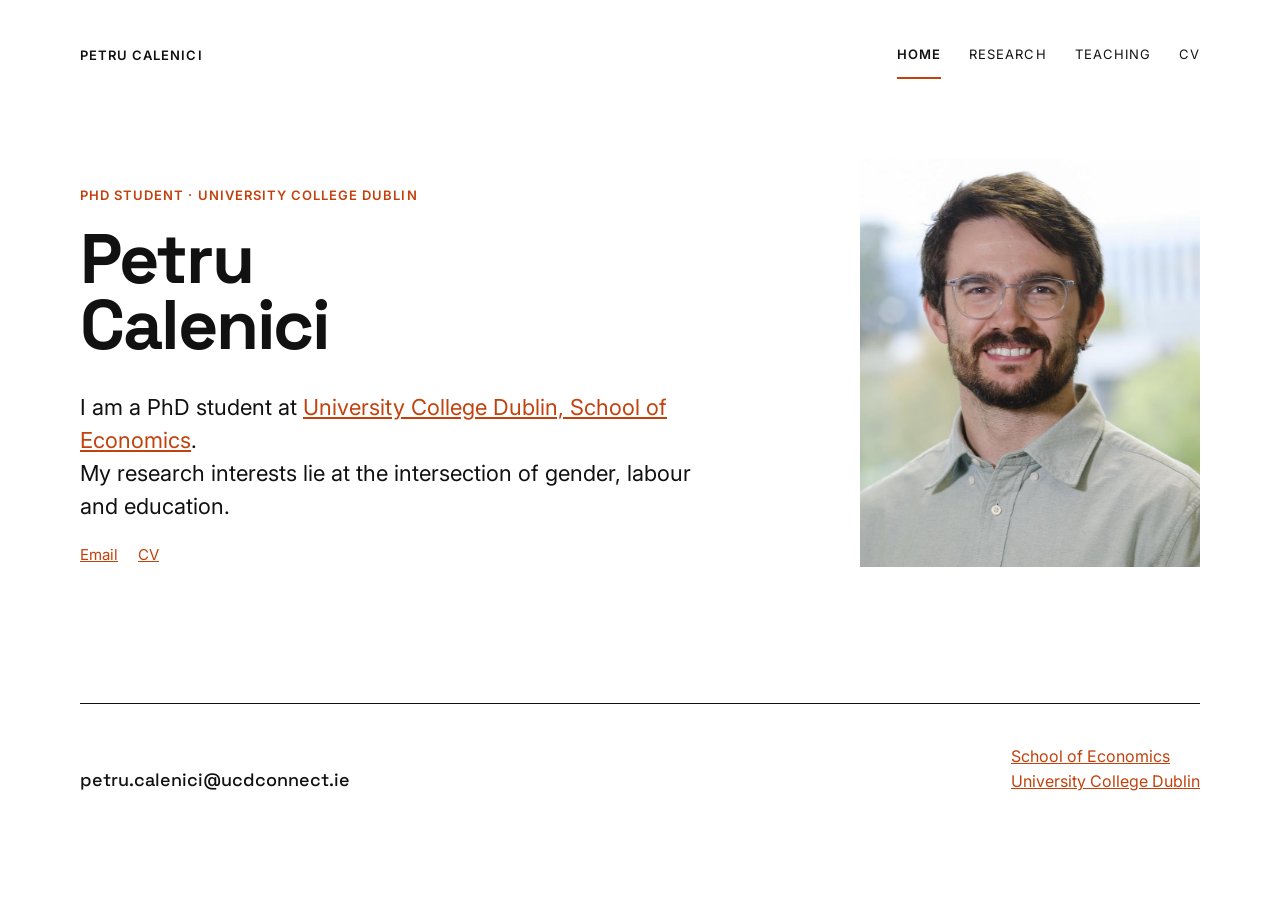
<file: index.html>
<!DOCTYPE html>
<html lang="en">
<head>
  <meta charset="utf-8">
  <!-- Makes the page scale properly on phones -->
  <meta name="viewport" content="width=device-width, initial-scale=1">
  <title>Petru Calenici</title>
  <!-- The short text Google shows under your link in search results -->
  <meta name="description" content="Petru Calenici, PhD student in Economics at University College Dublin, interested in gender, labour and education economics.">

  <!-- Fonts from Google Fonts: Space Grotesk for headings, Inter for body text -->
  <link rel="preconnect" href="https://fonts.googleapis.com">
  <link rel="preconnect" href="https://fonts.gstatic.com" crossorigin>
  <link href="https://fonts.googleapis.com/css2?family=Inter:wght@400;500;600&family=Space+Grotesk:wght@500;700&display=swap" rel="stylesheet">

  <!-- Your own styles. Every page links to this same file. -->
  <link rel="stylesheet" href="style.css">
</head>
<body>
  <div class="container">

    <!-- NAVIGATION: copy this block onto every page.
         Move aria-current="page" to the link of the page you are on. -->
    <nav class="site-nav" aria-label="Main">
      <a class="site-name" href="/">Petru Calenici</a>
      <div class="nav-links">
        <a href="/" aria-current="page">Home</a>
        <a href="research.html">Research</a>
        <a href="teaching.html">Teaching</a>
        <a href="PetruCalenici_CV.pdf" target="_blank">CV</a>
      </div>
    </nav>

    <!-- HERO: name, photo and one-line intro -->
    <header class="hero">
      <div class="hero-top">
        <div class="hero-text">
          <p class="eyebrow">PhD student · University College Dublin</p>
          <h2 class="name">Petru<br>Calenici</h2>
          <p class="intro">I am a PhD student at <a href="https://www.ucd.ie/economics/" target="_blank">University College Dublin, School of Economics</a>.<br>
          My research interests lie at the intersection of gender, labour and education.</p>
          <p class="links">
            <a href="mailto:petru.calenici@ucdconnect.ie">Email</a>
          <a href="PetruCalenici_CV.pdf" target="_blank">CV</a>
            <!-- <a href="https://scholar.google.com/" target="_blank">Google Scholar</a> -->
          </p>
        </div>
        <img class="photo" src="PetruPhoto.jpg" alt="Photo of Petru Calenici">
      </div>
    </header>

    <!-- RESEARCH: one <article> per paper.
         To add a paper, copy a whole <article>…</article> block and change the text. 
    <section class="research" id="research">
      <div class="section-head">
        <h2>Research</h2>
        <a href="research.html">All projects →</a>
      </div>

      <article class="paper">
        <span class="paper-num">01</span>
        <div class="paper-body">
          <h3>Workers' Preferences for Manager Gender</h3>
          <p>A survey experiment on whether workers prefer to be managed by a man or a woman.</p>
        </div>
        <p class="paper-meta">with [Co-authors]<br>Work in progress</p>
      </article>

      <article class="paper">
        <span class="paper-num">02</span>
        <div class="paper-body">
          <h3>School Gender Composition and Achievement Gaps</h3>
          <p>How the gender mix of a school affects achievement gaps between boys and girls, using NAMER data from Irish primary schools.</p>
        </div>
        <p class="paper-meta">Work in progress</p>
      </article>

      <article class="paper">
        <span class="paper-num">03</span>
        <div class="paper-body">
          <h3>Gender Stereotypes in Test Question Framing</h3>
          <p>Whether gender-stereotyped framing of test questions affects how students perform, using item-level TIMSS and PIRLS data.</p>
        </div>
        <p class="paper-meta">Early stage</p>
      </article>
    </section> -->

    <!-- FOOTER -->
    <footer class="site-footer">
      <a class="footer-email" href="mailto:petru.calenici@ucdconnect.ie">petru.calenici@ucdconnect.ie</a>
      <p><a href="https://www.ucd.ie/economics/" target="_blank">School of Economics<br>University College Dublin</a></p>
    </footer>

  </div>
</body>
</html>
</file>
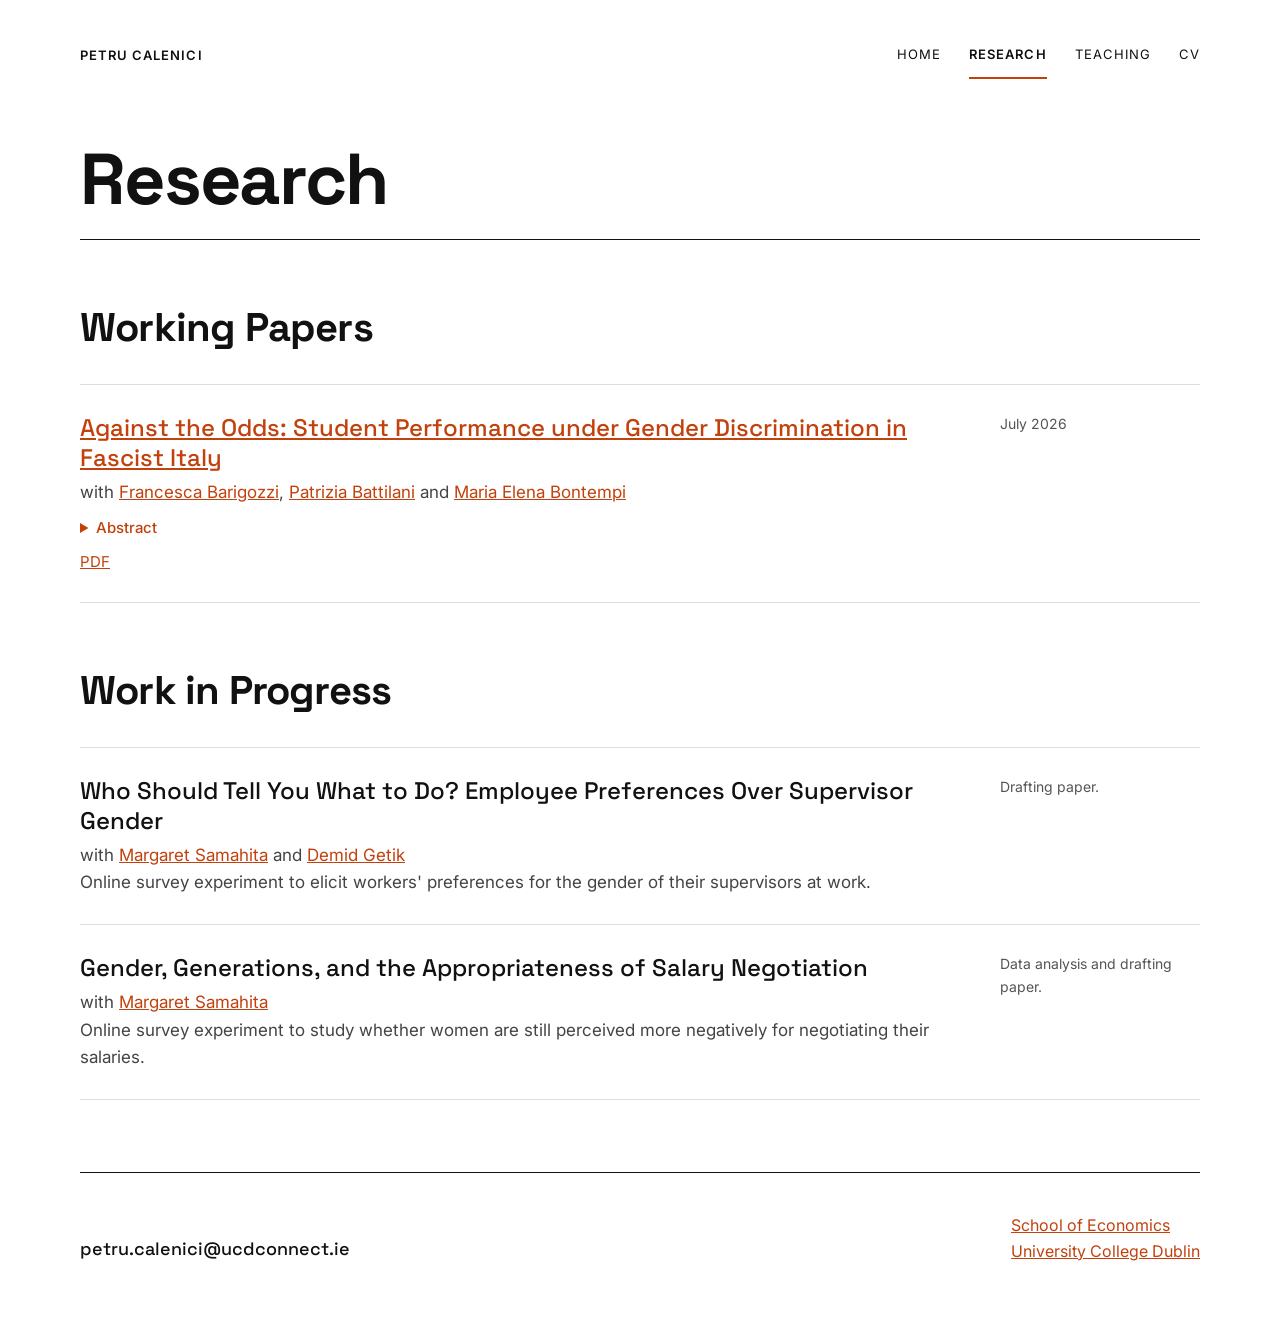
<file: research.html>
<!DOCTYPE html>
<html lang="en">
<head>
  <meta charset="utf-8">
  <meta name="viewport" content="width=device-width, initial-scale=1">
  <title>Research – Petru Calenici</title>
  <meta name="description" content="[One sentence describing your research, for search results]">

  <link rel="preconnect" href="https://fonts.googleapis.com">
  <link rel="preconnect" href="https://fonts.gstatic.com" crossorigin>
  <link href="https://fonts.googleapis.com/css2?family=Inter:wght@400;500;600&family=Space+Grotesk:wght@500;700&display=swap" rel="stylesheet">
  <link rel="stylesheet" href="style.css">
</head>
<body>
  <div class="container">

    <!-- NAVIGATION: same as index.html, but aria-current is now on Research -->
    <nav class="site-nav" aria-label="Main">
      <a class="site-name" href="index.html">Petru Calenici</a>
      <div class="nav-links">
        <a href="index.html">Home</a>
        <a href="research.html" aria-current="page">Research</a>
        <a href="teaching.html">Teaching</a>
        <a href="PetruCalenici_CV.pdf" target="_blank">CV</a>
      </div>
    </nav>

    <!-- PAGE TITLE -->
    <header class="page-header">
      <h1 class="page-title">Research</h1>
    </header>


    <!-- =====================================================
         WORKING PAPERS
         A paper with a draft you can share.
         Copy the whole <article>…</article> block for each paper.
         ===================================================== -->
    <section class="research">
      <div class="section-head">
        <h2>Working Papers</h2>
      </div>

      <article class="paper">
        <div class="paper-body">
          <h3><a href="https://amsacta.unibo.it/id/eprint/9062/" target="_blank">Against the Odds: Student Performance under Gender Discrimination in Fascist Italy</a></h3>

          <p class="paper-authors">with <a href="https://sites.google.com/site/francescabarigozziunibo/home-page?authuser=0" target="_blank">Francesca Barigozzi</a>, 
          <a href="https://www.unibo.it/sitoweb/patrizia.battilani" target="_blank">Patrizia Battilani</a> and 
          <a href="https://sites.google.com/site/mariaelenabontempi/" target="_blank">Maria Elena Bontempi</a></p>
          <!-- <details> is a built-in collapsible box: the abstract
               stays hidden until someone clicks "Abstract". No JavaScript needed. -->
          <details class="abstract">
            <summary>Abstract</summary>
            <p>This paper studies gender differences in student performance under explicit institutional discrimination, using a newly assembled panel 
              of Italian secondary schools during Fascism. The regime sought to restrict women’s access to advanced education, skilled employment, and
              teaching positions, yet the feminisation of secondary schooling continued among both students and teachers. Against this hostile 
              institutional background, female students generally outperformed male students, especially in school tracks historically designed 
              for male political and professional elites. The analysis shows that feminisation contributed to this result. A greater exposure to 
              female classmates and female teachers is associated with improved outcomes for girls, particularly in historically male-oriented tracks,
              whereas the corresponding associations for boys are weaker or differ in sign. These patterns are consistent with peer and role-model 
              mechanisms: female peers and teachers may have made academic success more visible and attainable for girls, lowering the perceived 
              cost of effort in male-typed educational environments. The findings highlight behavioural responses to discriminatory institutions 
              beyond access constraints.</p>
          </details>

          <!-- Put the PDF in a folder called "papers" in your repo.
               Delete any link you don't need. -->
          <p class="paper-links">
            <a href="papers/The_Feminization_of_Italian_High_Schools_During_Fascism.pdf" target="_blank">PDF</a>
            <!--<a href="[link]">SSRN</a>-->
            <!--<a href="[link]">Slides</a>-->
          </p>
        </div>
        <p class="paper-meta">July 2026</p>
      </article>

    </section>


    <!-- =====================================================
         WORK IN PROGRESS
         No draft yet: just a title and a short description.
         ===================================================== -->
    <section class="research">
      <div class="section-head">
        <h2>Work in Progress</h2>
      </div>

      <article class="paper">
        <div class="paper-body">
          <h3>Who Should Tell You What to Do? Employee Preferences Over Supervisor Gender</h3>
          <p class="paper-authors">with <a href="https://msamahita.github.io/" target="_blank">Margaret Samahita</a> and 
          <a href="https://www.durham.ac.uk/business/our-people/demid-getik/" target="_blank">Demid Getik</a></p>
          <p>Online survey experiment to elicit workers' preferences for the gender of their supervisors at work.</p>
        </div>
        <p class="paper-meta">Drafting paper.</p>
      </article>

      <article class="paper">
        <div class="paper-body">
          <h3>Gender, Generations, and the Appropriateness of Salary Negotiation</h3>
          <p class="paper-authors">with <a href="https://msamahita.github.io/" target="_blank">Margaret Samahita</a></p>
          <p>Online survey experiment to study whether women are still perceived more negatively for negotiating their salaries.</p>
        </div>
        <p class="paper-meta">Data analysis and drafting paper.</p>
      </article>

    </section>


    <!-- FOOTER: same as index.html -->
    <footer class="site-footer">
      <a class="footer-email" href="mailto:petru.calenici@ucdconnect.ie">petru.calenici@ucdconnect.ie</a>
      <p><a href="https://www.ucd.ie/economics/" target="_blank">School of Economics<br>University College Dublin</a></p>
    </footer>

  </div>
</body>
</html>
</file>
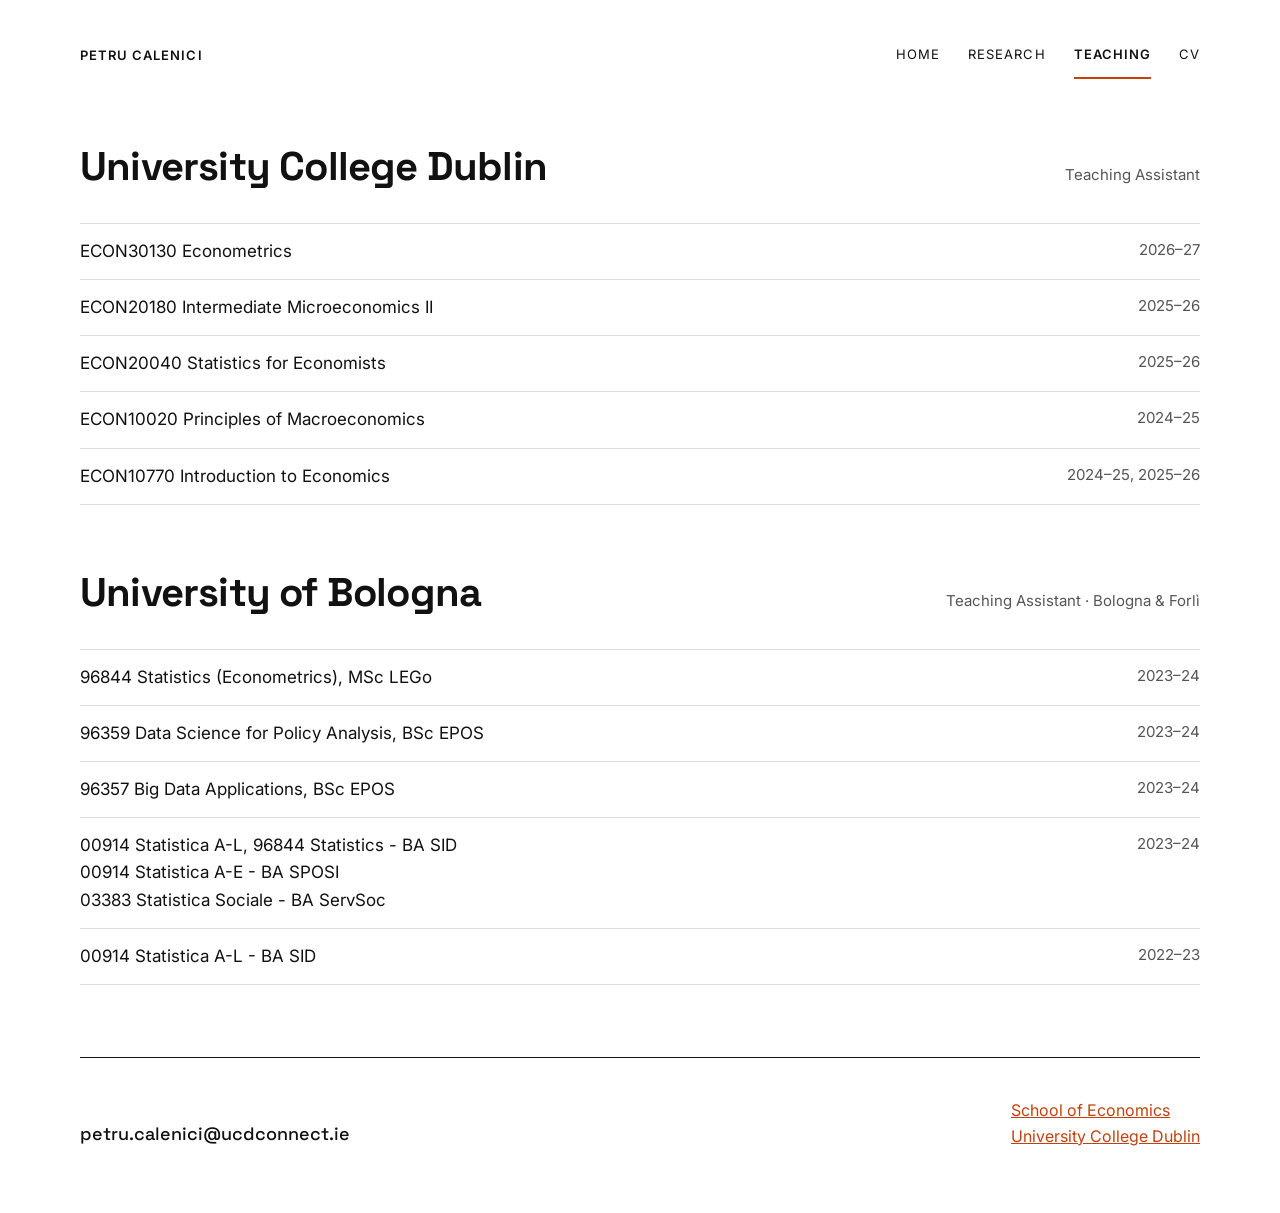
<file: teaching.html>
<!DOCTYPE html>
<html lang="en">
<head>
  <meta charset="utf-8">
  <meta name="viewport" content="width=device-width, initial-scale=1">
  <title>Teaching </title>

  <link rel="preconnect" href="https://fonts.googleapis.com">
  <link rel="preconnect" href="https://fonts.gstatic.com" crossorigin>
  <link href="https://fonts.googleapis.com/css2?family=Inter:wght@400;500;600&family=Space+Grotesk:wght@500;700&display=swap" rel="stylesheet">
  <link rel="stylesheet" href="style.css">
</head>
<body>
  <div class="container">

    <!-- NAVIGATION: aria-current is now on Teaching -->
    <nav class="site-nav" aria-label="Main">
      <a class="site-name" href="index.html">Petru Calenici</a>
      <div class="nav-links">
        <a href="index.html">Home</a>
        <a href="research.html">Research</a>
        <a href="teaching.html" aria-current="page">Teaching</a>
        <a href="PetruCalenici_CV.pdf" target="_blank">CV</a>
      </div>
    </nav>

    <section class="research">
      <div class="section-head">
        <h2>University College Dublin</h2>
        <p class="section-note">Teaching Assistant</p>
      </div>
      <ul class="course-list">
        <li class="course"><span>ECON30130 Econometrics</span><span class="course-year">2026–27</span></li>
        <li class="course"><span>ECON20180 Intermediate Microeconomics II</span><span class="course-year">2025–26</span></li>
        <li class="course"><span>ECON20040 Statistics for Economists</span><span class="course-year">2025–26</span></li>
        <li class="course"><span>ECON10020 Principles of Macroeconomics</span><span class="course-year">2024–25</span></li>
        <li class="course"><span>ECON10770 Introduction to Economics</span><span class="course-year">2024–25, 2025–26</span></li>
      </ul>
    </section>
    
    <section class="research">
      <div class="section-head">
        <h2>University of Bologna</h2>
        <p class="section-note">Teaching Assistant · Bologna &amp; Forlì</p>
      </div>
      <ul class="course-list">
        <li class="course"><span>96844 Statistics (Econometrics), MSc LEGo</span><span class="course-year">2023–24</span></li>
        <li class="course"><span>96359 Data Science for Policy Analysis, BSc EPOS</span><span class="course-year">2023–24</span></li>
        <li class="course"><span>96357 Big Data Applications, BSc EPOS</span><span class="course-year">2023–24</span></li>
        <li class="course"><span>00914 Statistica A-L, 96844 Statistics - BA SID <br>
          00914 Statistica A-E - BA SPOSI <br>
          03383 Statistica Sociale - BA ServSoc</span><span class="course-year">2023–24</span></li>
        <li class="course"><span>00914 Statistica A-L - BA SID</span><span class="course-year">2022–23</span></li>
      </ul>
    </section>

    <footer class="site-footer">
      <a class="footer-email" href="mailto:petru.calenici@ucdconnect.ie">petru.calenici@ucdconnect.ie</a>
      <p><a href="https://www.ucd.ie/economics/" target="_blank">School of Economics<br>University College Dublin</a></p>
    </footer>

  </div>
</body>
</html>
</file>
<file: style.css>
/* ==========================================================
   1. COLOURS AND FONTS
   These are CSS variables: define a value once here, then use
   it anywhere with var(--name). Change --accent and the whole
   site changes colour.
   ========================================================== */
:root {
  --ink: #111111;      /* main text */
  --muted: #555555;    /* secondary text */
  --rule: #dddddd;     /* thin divider lines */
  --accent: #c2410c;   /* the orange */
  --accent-dark: #9a3412;
  --heading-font: 'Space Grotesk', sans-serif;
  --body-font: 'Inter', system-ui, sans-serif;
}


/* ==========================================================
   2. BASICS
   ========================================================== */
body {
  margin: 0;
  background: #ffffff;
  color: var(--ink);
  font-family: var(--body-font);
  font-size: 17px;
  line-height: 1.6;
}

a { color: var(--accent); }
a:hover { color: var(--accent-dark); }

h1, h2, h3 {
  margin: 0;
  font-family: var(--heading-font);
}

/* The centred column that holds the whole page */
.container {
  max-width: 1120px;
  margin: 0 auto;           /* "auto" left and right = centred */
  padding: 32px 40px 64px;  /* top, left/right, bottom */
}


/* ==========================================================
   3. NAVIGATION
   ========================================================== */
.site-nav {
  display: flex;                   /* put children in a row */
  flex-wrap: wrap;                 /* let them drop to a new line on small screens */
  justify-content: space-between;  /* name on the left, links on the right */
  align-items: center;
  gap: 12px 32px;                  /* space between rows, then between items */
  font-size: 13px;
  letter-spacing: 0.08em;
  text-transform: uppercase;
}

.site-nav a {
  color: var(--ink);
  text-decoration: none;
}

.site-name { font-weight: 600; }

.nav-links {
  display: flex;
  flex-wrap: wrap;
  gap: 28px;
}

.nav-links a { padding: 12px 0; }  /* a bigger area to click or tap */

/* Only the link with aria-current="page" gets the orange underline */
.nav-links a[aria-current="page"] {
  font-weight: 600;
  border-bottom: 2px solid var(--accent);
}


/* ==========================================================
   4. HERO (name, photo, intro)
   ========================================================== */
.hero {
  padding: 80px 0 64px;
  /* border-bottom: 1px solid var(--ink); */
}

.hero-top {
  display: flex;
  flex-wrap: wrap;
  justify-content: space-between;
  align-items: flex-end;   /* name and photo line up along the bottom */
  gap: 40px;
}

/* flex: grow shrink starting-width. This block starts at 420px
   and grows to fill the space the photo doesn't use. */
.hero-text { flex: 1 1 420px; }

.eyebrow {
  margin: 0 0 20px;
  font-size: 13px;
  font-weight: 600;
  letter-spacing: 0.08em;
  text-transform: uppercase;
  color: var(--accent);
}

.name {
  /* clamp(minimum, preferred, maximum): 8vw = 8% of the screen
     width, so the name grows with the screen but stays between
     56px and 108px. */
  font-size: clamp(40px, 6vw, 70px);
  line-height: 0.95;
  font-weight: 700;
  letter-spacing: -0.03em;
}

.photo {
  width: 340px;
  aspect-ratio: 5 / 6;    /* height follows the width automatically */
  object-fit: cover;
  background: #f2f0ed;
}

.intro {
  margin: 32px 0 0;       /* gap between name and bio */
  max-width: 620px;
  font-size: 22px;
  line-height: 1.5;
}

.links {
  margin: 20px 0 0;       /* gap between bio and links */
  display: flex;
  gap: 20px;
  font-size: 15px;
}

/* ==========================================================
   5. RESEARCH LIST
   ========================================================== */
.research { padding-top: 56px; }

.section-head {
  display: flex;
  flex-wrap: wrap;
  justify-content: space-between;
  align-items: baseline;
  gap: 12px;
  margin-bottom: 24px;
}

.section-head h2 {
  font-size: 40px;
  font-weight: 700;
  letter-spacing: -0.02em;
}

.section-head a { font-size: 15px; }

/* Each paper is a row: number | title + summary | status */
.paper {
  display: flex;
  flex-wrap: wrap;
  gap: 8px 40px;
  padding: 28px 0;
  border-top: 1px solid var(--rule);
}

/* Add a bottom line under the last paper only */
.paper:last-of-type { border-bottom: 1px solid var(--rule); }

.paper-num {
  flex: 0 0 56px;          /* fixed 56px wide: never grows or shrinks */
  font-family: var(--heading-font);
  font-size: 15px;
  font-weight: 700;
  color: var(--accent);
}

.paper-body {
  flex: 1 1 480px;         /* takes up whatever space is left */
  min-width: 0;
}

.paper-body h3 {
  margin-bottom: 6px;
  font-size: 24px;
  line-height: 1.25;
  font-weight: 500;
}

.paper-body p {
  margin: 0;
  color: #444444;
}

.paper-meta {
  flex: 0 0 200px;
  margin: 0;
  font-size: 14px;
  color: var(--muted);
}


/* ==========================================================
   6. FOOTER
   ========================================================== */
.site-footer {
  margin-top: 72px;
  padding-top: 40px;
  border-top: 1px solid var(--ink);
  display: flex;
  flex-wrap: wrap;
  justify-content: space-between;
  align-items: flex-end;
  gap: 16px;
}

.footer-email {
  font-family: var(--heading-font);
  font-size: 18px;
  font-weight: 500;
  color: var(--ink);
  text-decoration: none;
  overflow-wrap: anywhere;  /* a long address can break onto two lines on phones */
}

.site-footer p {
  margin: 0;
  font-size: 16px;
  color: var(--muted);
}


/* ==========================================================
   7. SMALL SCREENS
   A media query: the rules inside only apply when the screen
   is 600px wide or less (most phones).
   ========================================================== */
@media (max-width: 600px) {
  .container { padding: 24px 20px 48px; }
  .hero { padding: 48px 0 40px; }
  .intro { font-size: 19px; }
  .footer-email { font-size: 14px; }
}

/* ==========================================================
   8. INNER PAGES (research.html, teaching.html, …)
   ========================================================== */
.page-header {
  padding: 64px 0 24px;
  border-bottom: 1px solid var(--ink);
}

.page-title {
  font-size: clamp(44px, 6vw, 72px);
  line-height: 1;
  font-weight: 700;
  letter-spacing: -0.03em;
}

/* Collapsible abstract */
.abstract { margin-top: 10px; }

.abstract summary {
  cursor: pointer;
  font-size: 15px;
  font-weight: 500;
  color: var(--accent);
}

.paper-body .abstract p { margin-top: 8px; }

/* Row of links under a paper: PDF, SSRN, Slides */
.paper-body .paper-links {
  display: flex;
  flex-wrap: wrap;
  gap: 16px;
  margin-top: 10px;
  font-size: 15px;
}

/* ==========================================================
   9. TEACHING
   ========================================================== */
/* Teaching: one row per course */
.section-note {
  margin: 0;
  font-size: 15px;
  color: var(--muted);
}

.course-list {
  list-style: none;   /* removes the bullet points */
  margin: 0;
  padding: 0;
}

.course {
  display: flex;
  flex-wrap: wrap;
  justify-content: space-between;  /* course left, year right */
  gap: 4px 24px;
  padding: 14px 0;
  border-top: 1px solid var(--rule);
}

.course:last-child { border-bottom: 1px solid var(--rule); }

.course-year {
  font-size: 15px;
  color: var(--muted);
}
</file>
